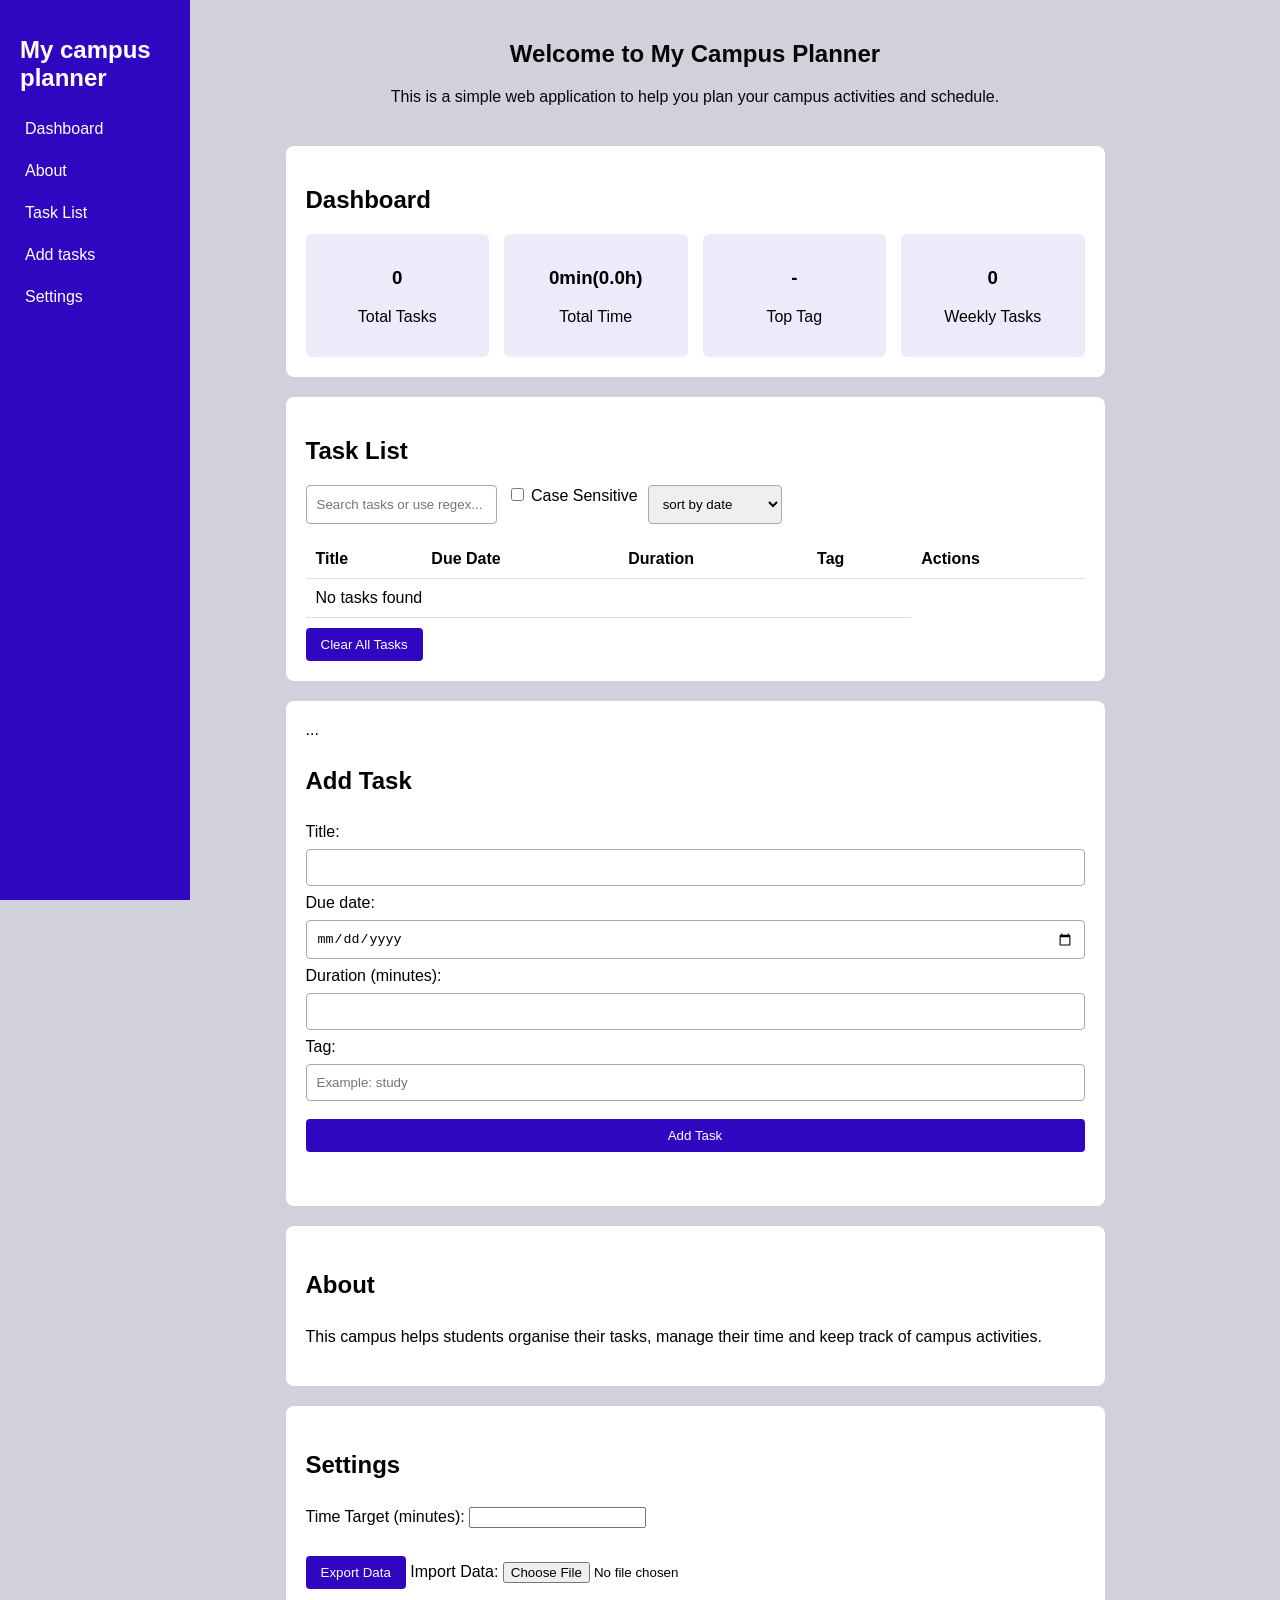
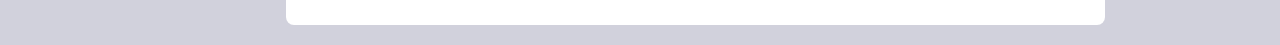
<file: index.html>
<!DOCTYPE html>
<html lang="en">
<head>
    <meta charset="UTF-8">
    <meta name="viewport" content="width=device-width, initial-scale=1.0">
    <title>My campus planner</title>
    <link rel="stylesheet" href="./style/index.css">
</head>
<body>
<div class="container">
    <header class="header">
        <h1>My campus planner</h1>
    </header>
    
        <nav>
            <ul class="nav-links">
                <li><a href="#dashboard">Dashboard</a></li>
                <li><a href="#about">About</a></li>
                <li><a href="#tasks">Task List</a></li>
                <li><a href="#add-tasks">Add tasks</a></li>
                <li><a href="#settings">Settings</a></li>
            </ul>
        </nav>
    </div>
    <main class="all">
    <section class="welcome">
        <h2>Welcome to My Campus Planner</h2>
        <p>This is a simple web application to help you plan your campus activities and schedule.</p>
    </section> 
    <section class="dashboard" id="dashboard">
        <h1>Dashboard</h1>
        <div class="stats">
            <div>
                <h3 id="total-tasks">0</h3>
                <p>Total Tasks</p>
            </div>
            <div>
                <h3 id="total-duration">0 min</h3>
                <p>Total Time</p>
            </div>
            <div>
                <h3 id="top-tag">-</h3>
                <p>Top Tag</p>
            </div>
            <div>
                <h3 id="weekly-tasks">0 </h3>
                <p>Weekly Tasks</p>
            </div>
        </div>
        </section>
    <section class="task-list" id="tasks">
        <h1>Task List</h1>
        <div class="search-box">
            <input type="text" id="search-input" placeholder="Search tasks or use regex...">
            <label>
                <input type="checkbox" id="case-sensitive"> Case Sensitive
            </label>
            <select id="sort-selecting">
                <option value="date">sort by date</option> 
                <option value="title">sort by title</option>
                <option value="duration">sort by duration</option>
            </select>
            </div>
            <p id="search-message"></p>
            <table>
                <thead id="task-list-header">
                    <tr>
                        <th>Title</th>
                        <th>Due Date</th>
                        <th>Duration</th>
                        <th>Tag</th>
                        <th>Actions</th>                        
                    </tr>
                </thead>
                <tbody id="task-list">
                </tbody>
                </table>
                <button id="clear-tasks" type="button">Clear All Tasks</button>
    </section>
    <section class="add-tasks">
   
        <form class="task-form" id="task-form">
            ...
            <h2>Add Task</h2>
            <label for="title">Title:</label>
            <input type="text" id="title" name="title" required>
            <label for="due-date">Due date:</label>
            <input type="date" id="due-date" name="due-date" required>
            <label for="duration">Duration (minutes):</label>
            <input type="text" id="duration" name="duration" required>
            <label for="tag">Tag:</label>
            <input type="text" id="tag" name="tag" placeholder="Example: study" required>
            <button type="submit" id="submit">Add Task</button>
            <p id="form-message"></p>
        </form>
        </section>
    <section class="about" id="about">
        <h2>About</h2>
        <p>This campus helps students organise their tasks,
            manage their time and keep track of campus activities.
        </p>
    </section>
    <section class="settings" id="settings">
        <h2>Settings</h2>
            <label for="duration-cap">Time Target (minutes):</label>
            <input type="number" id="duration-cap" name="duration-cap" min="0">
            <p id="cap-message"></p>
            <button id="export-data" type="button">Export Data</button>
            <label for="import-data">Import Data:</label>
            <input type="file" id="import-data" name="import-data" accept=".json">
            <p id="data-message"></p>
        </section>
    </main>
        <script src="./script/index.js"></script>
</body>
</html>
</file>
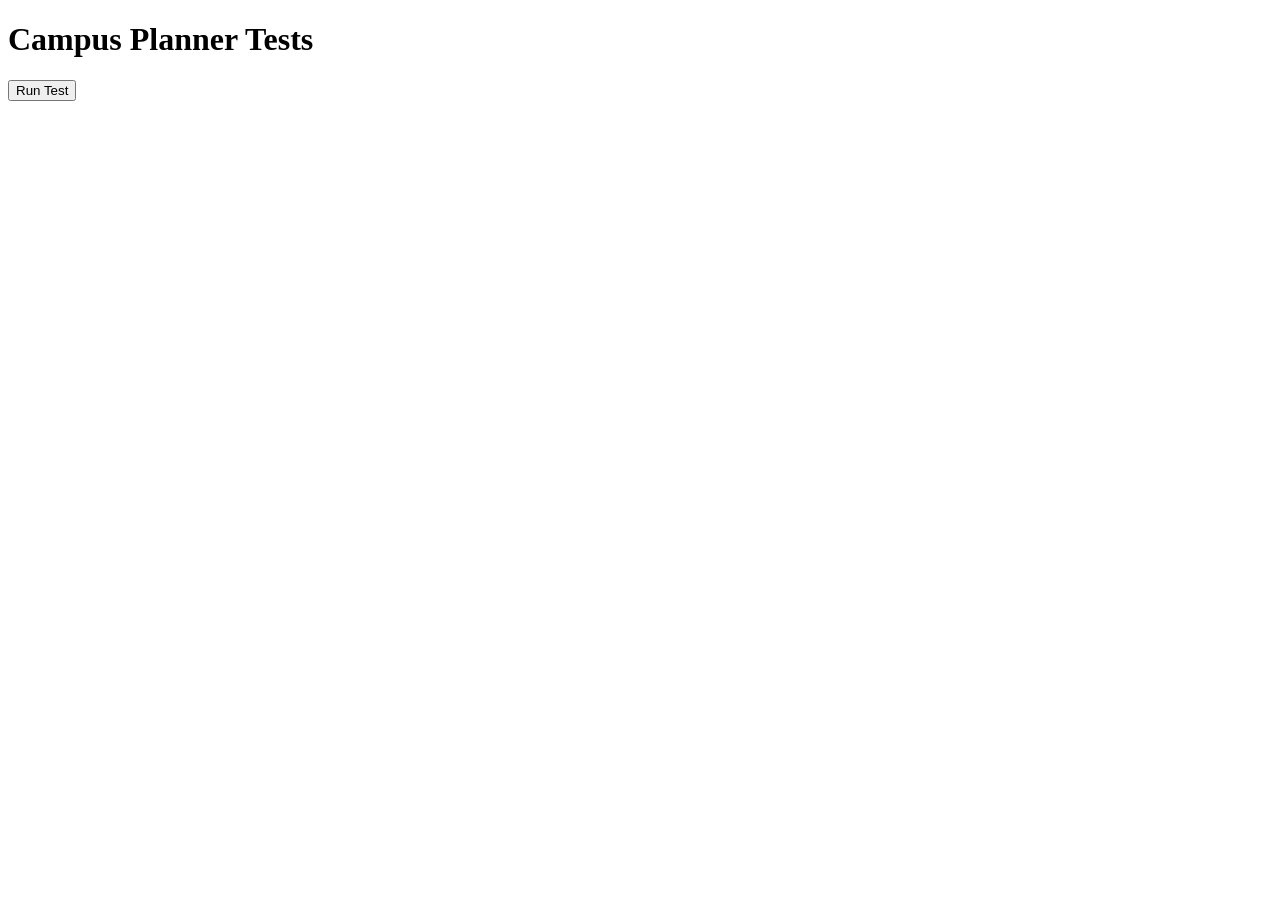
<file: test.html>
<!DOCTYPE html>
<html lang="en">
    <head>
        <meta charset="UTF-8">
        <meta name="viewport" content="width=device-width, initial-scale=1.0">
        <title>Planner Tests</title>
    </head>
    <body>
        <h1>Campus Planner Tests</h1>
        <button onclick="runTests()">Run Test</button>
        <p id="result" role="status" aria-live="polite"></p>
        <script>
            function runTests(){
                const tests=[  /^\S(?:.*\S)?$/.test("Study JavaScript"),
                /^(0|[1-9]\d*)(\.\d{1,2})?$/.test("45.50"),
                /^\d{4}-(0[1-9]|1[0-2])-(0[1-9]|[12]\d|3[01])$/.test("2026-10-20"),
                /^[A-Za-z]+(?:[ -][A-Za-z]+)*$/.test("Group-Work"),
                /\b(\w+)\s+\1\b/i.test("study study")];

                const passed=tests.filter(Boolean).length;
                document.getElementById("result").textContent=passed+"out of"+tests.length+"tests passed";
            }
        </script>
    </body>
</html>
</file>
<file: style/index.css>
body{
    margin: 0;
    font-family: Arial, sans-serif;
    background-color: rgb(209, 209, 220);
}
.container{
    width: 190px;
    min-height: 100vh;
    margin-right: auto;
    background-color: rgb(47, 7, 192);
    padding: 20px;
    box-sizing: border-box;
    position: fixed;
    left: 0;
    top: 0;
}
#search-message,
#form-message,
#cap-message,
#data-message {
    margin-top: 10px;
}
.task-card{
    padding: 10px;
}
.task-actions button {
    margin-right: 5px;
}
.edit-btn {
    background-color: #555;
}

.delete-btn {
    background-color: #b00020;
}
.header h1{
    color:white;
    font-size: 24px;
}
.nav-links li{
    padding: 12px 5px;
    color: black;
    list-style: none;
}
.nav-links li a{
    color: white;
    text-decoration: none;
}
.nav-links li a:hover{
    text-decoration: underline;
}
.welcome{
    color: rgb(11, 4, 4);
    text-align: center;
    margin: 40px auto;
    width: 70%;
}
.nav-links{
    padding: 0;
}
.dashboard,
.task-list,
.task-form,
.about,
.settings{
    background-color: white;
    width: 70%;
    margin: 20px auto;
    padding: 20px;
    box-sizing: border-box;
    border-radius: 8px;
}
.stats{
    display: flex;
    justify-content: space-between;
    gap: 15px;
}
.stats div{
    flex: 1;
    padding: 15px;
    background-color: #eeeafa;
    text-align: center;
    border-radius: 6px;
}
.search-box{
    display: flex;
    gap: 10px;
    margin-bottom: 15px;
    flex-wrap: wrap;
}
.search-box input,
.search-box select,
.task-form input{
    padding: 10px;
    border: 1px solid #aaa;
    border-radius: 4px;
}
table{
    width: 100%;
    border-collapse: collapse;
}
th, td{
    padding: 10px;
    border-bottom: 1px solid #ddd;
    text-align: left;
}
button{
    padding: 9px 15px;
    margin-top: 10px;
    border: none;
    border-radius: 4px;
    background-color: rgb(47, 7, 192);
    color: white;
    cursor: pointer;
}
main{
 margin-left: 110px;   
}
button:hover{
    opacity: 0.85;
}
.task-form{
    display: flex;
    flex-direction: column;
    gap: 8px;
}
.about,
.settings{
    line-height: 1.6;
}
mark{
    background-color: yellow;
}
@media (max-width: 700px) {
    .container{
        width: 100%;
        min-height: auto;
    }
    .welcome,
    .dashboard,
    .task-list,
    .task-form,
    .about,
    .settings{
        width: 90%;
    }
    .stats{
        flex-direction: column;
    }
    table{
        font-size: 14px;
    }
    
}
</file>
